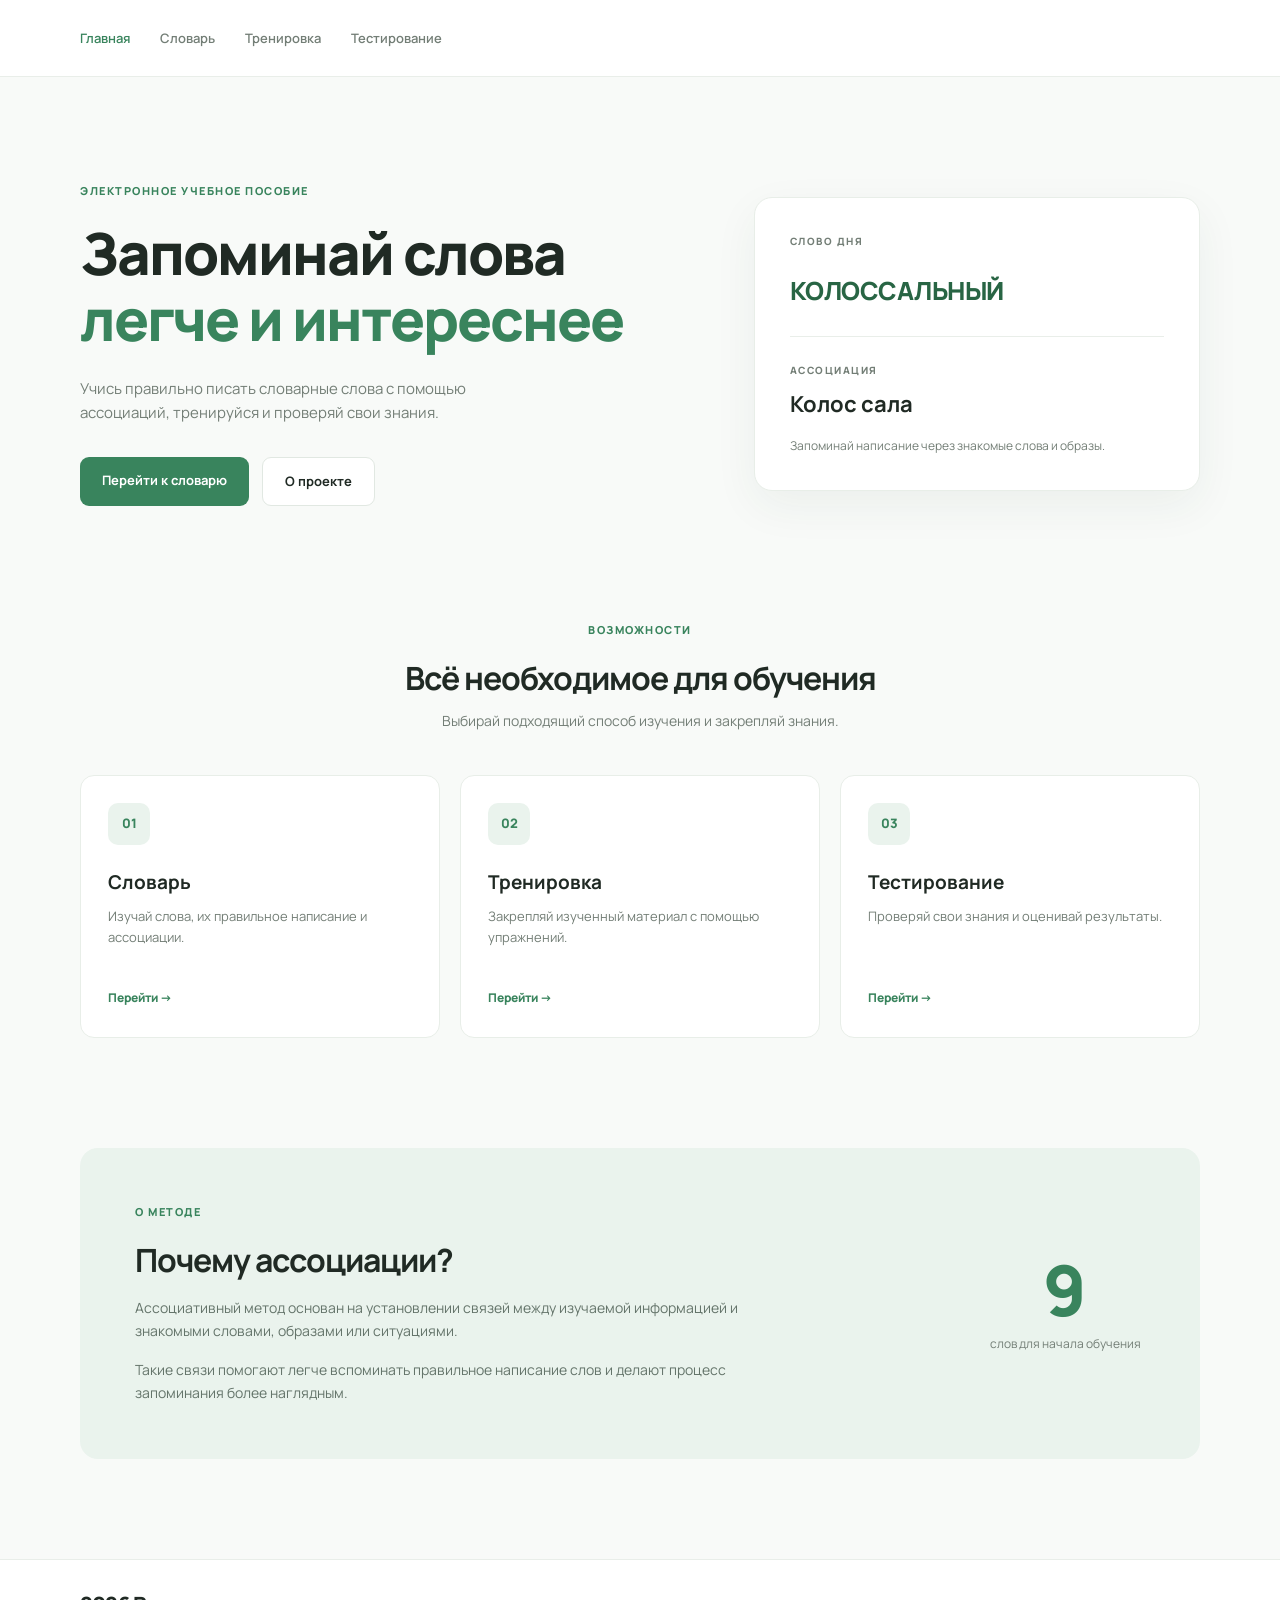
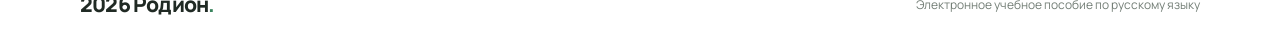
<file: index.html>
<!DOCTYPE html>
<html lang="ru">
<head>
    <meta charset="UTF-8">
    <meta name="viewport" content="width=device-width, initial-scale=1.0">
    <!--<title>Слово за слово — учебное пособие</title>-->
    <link rel="stylesheet" href="style.css">
</head>
<body>

    <header class="header">
        <div class="container header-content">
            <!--<a href="#" class="logo">Слово за слово<span>.</span></a>-->

            <nav class="navigation">
                <a href="#home" class="active">Главная</a>
                <a href="pages/Dictionary/dictionary.html">Словарь</a>
                <a href="#training">Тренировка</a>
                <a href="#test">Тестирование</a>
            </nav>
        </div>
    </header>

    <main>
        <section class="hero container" id="home">
            <div class="hero-content">
                <div class="tag">ЭЛЕКТРОННОЕ УЧЕБНОЕ ПОСОБИЕ</div>

                <h1>Запоминай слова<br> <span>легче и интереснее</span></h1>

                <p class="hero-description">
                    Учись правильно писать словарные слова с помощью
                    ассоциаций, тренируйся и проверяй свои знания.
                </p>

                <div class="hero-buttons">
                    <a href="pages/Dictionary/dictionary.html" class="button button-primary">
                        Перейти к словарю
                    </a>
                    <a href="#about" class="button button-secondary">
                        О проекте
                    </a>
                </div>
            </div>

            <div class="hero-card">
                <div class="card-label">СЛОВО ДНЯ</div>
                <div class="word">КОЛОССАЛЬНЫЙ</div>
                <div class="card-divider"></div>
                <div class="association-label">АСCОЦИАЦИЯ</div>
                <div class="association">Колос сала</div>
                <p class="card-note">
                    Запоминай написание через знакомые слова и образы.
                </p>
            </div>
        </section>

        <section class="features container">
            <div class="section-heading">
                <div class="tag">ВОЗМОЖНОСТИ</div>
                <h2>Всё необходимое для обучения</h2>
                <p>Выбирай подходящий способ изучения и закрепляй знания.</p>
            </div>

            <div class="features-grid">
                <a href="pages/Dictionary/dictionary.html" class="feature-card">
                    <div class="feature-icon">01</div>
                    <h3>Словарь</h3>
                    <p>Изучай слова, их правильное написание и ассоциации.</p>
                    <span class="feature-link">Перейти →</span>
                </a>

                <a href="#training" class="feature-card">
                    <div class="feature-icon">02</div>
                    <h3>Тренировка</h3>
                    <p>Закрепляй изученный материал с помощью упражнений.</p>
                    <span class="feature-link">Перейти →</span>
                </a>

                <a href="#test" class="feature-card">
                    <div class="feature-icon">03</div>
                    <h3>Тестирование</h3>
                    <p>Проверяй свои знания и оценивай результаты.</p>
                    <span class="feature-link">Перейти →</span>
                </a>
            </div>
        </section>

        <section class="about container" id="about">
            <div class="about-content">
                <div class="tag">О МЕТОДЕ</div>
                <h2>Почему ассоциации?</h2>
                <p>
                    Ассоциативный метод основан на установлении связей
                    между изучаемой информацией и знакомыми словами,
                    образами или ситуациями.
                </p>
                <p>
                    Такие связи помогают легче вспоминать правильное
                    написание слов и делают процесс запоминания
                    более наглядным.
                </p>
            </div>
            <div class="about-number">
                <span>9</span>
                <p>слов для начала обучения</p>
            </div>
        </section>
    </main>

    <footer class="footer">
        <div class="container footer-content">
            <a href="#" class="logo">2026 Родион<span>.</span></a>
            <p>Электронное учебное пособие по русскому языку</p>
        </div>
    </footer>

    <script src="script.js"></script>
</body>
</html>
</file>
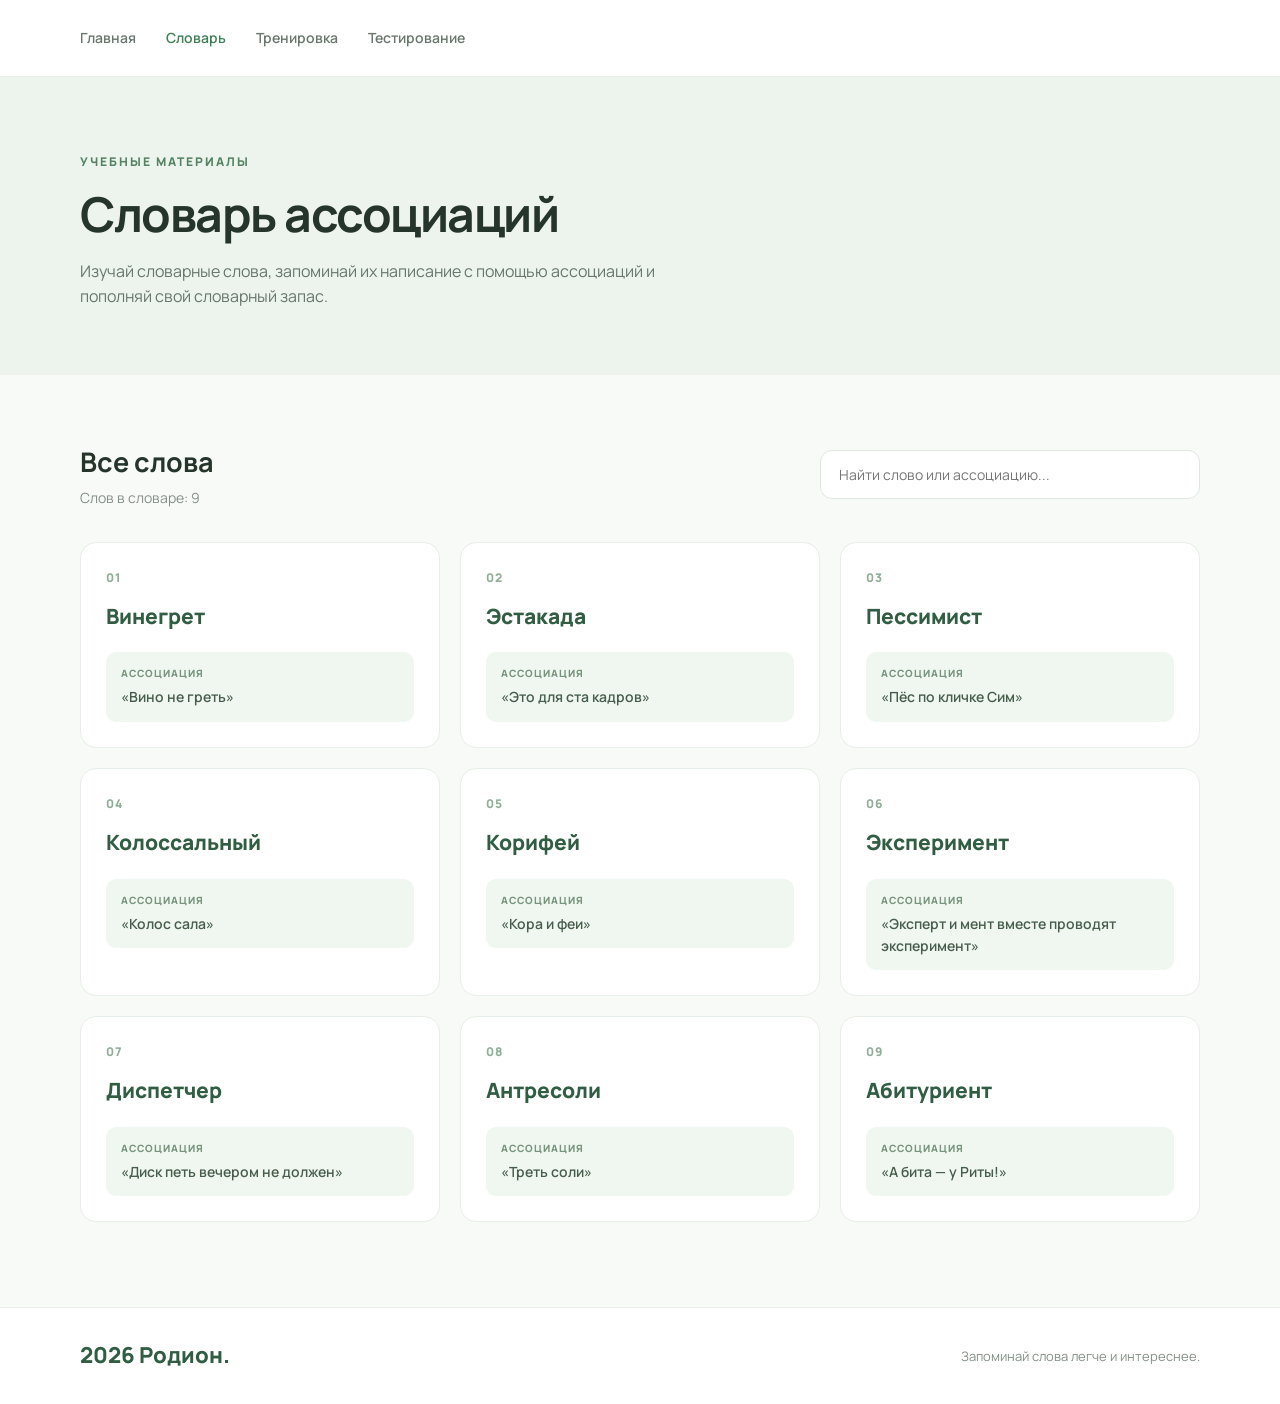
<file: pages/Dictionary/dictionary.html>
<!DOCTYPE html>
<html lang="ru">
<head>
    <meta charset="UTF-8">
    <meta name="viewport" content="width=device-width, initial-scale=1.0">
    <title>Словарь — Слово за слово</title>
    <link rel="stylesheet" href="dictionary.css">
    <script src="dictionary.js" defer></script>
</head>
<body>

    <header class="header">
        <div class="container header-content">
            <!--<a href="../../index.html" class="logo">Слово за слово.</a>-->

            <nav class="navigation">
                <a href="../../index.html">Главная</a>
                <a href="dictionary.html" class="active">Словарь</a>
                <a href="../training/training.html">Тренировка</a>
                <a href="../testing/testing.html">Тестирование</a>
            </nav>
        </div>
    </header>

    <main>
        <section class="dictionary-intro">
            <div class="container">
                <p class="eyebrow">УЧЕБНЫЕ МАТЕРИАЛЫ</p>
                <h1>Словарь ассоциаций</h1>
                <p class="intro-text">
                    Изучай словарные слова, запоминай их написание
                    с помощью ассоциаций и пополняй свой словарный запас.
                </p>
            </div>
        </section>

        <section class="dictionary-section">
            <div class="container">

                <div class="dictionary-top">
                    <div>
                        <h2>Все слова</h2>
                        <p class="words-count">Слов в словаре: <span id="wordsCount">9</span></p>
                    </div>

                    <div class="search-wrapper">
                        <input
                            type="text"
                            id="searchInput"
                            placeholder="Найти слово или ассоциацию..."
                        >
                    </div>
                </div>

                <div class="words-grid" id="wordsGrid">

                    <article class="word-card">
                        <span class="word-number">01</span>
                        <h3>Винегрет</h3>
                        <div class="association">
                            <span>АСCОЦИАЦИЯ</span>
                            <p>«Вино не греть»</p>
                        </div>
                    </article>

                    <article class="word-card">
                        <span class="word-number">02</span>
                        <h3>Эстакада</h3>
                        <div class="association">
                            <span>АСCОЦИАЦИЯ</span>
                            <p>«Это для ста кадров»</p>
                        </div>
                    </article>

                    <article class="word-card">
                        <span class="word-number">03</span>
                        <h3>Пессимист</h3>
                        <div class="association">
                            <span>АСCОЦИАЦИЯ</span>
                            <p>«Пёс по кличке Сим»</p>
                        </div>
                    </article>

                    <article class="word-card">
                        <span class="word-number">04</span>
                        <h3>Колоссальный</h3>
                        <div class="association">
                            <span>АСCОЦИАЦИЯ</span>
                            <p>«Колос сала»</p>
                        </div>
                    </article>

                    <article class="word-card">
                        <span class="word-number">05</span>
                        <h3>Корифей</h3>
                        <div class="association">
                            <span>АСCОЦИАЦИЯ</span>
                            <p>«Кора и феи»</p>
                        </div>
                    </article>

                    <article class="word-card">
                        <span class="word-number">06</span>
                        <h3>Эксперимент</h3>
                        <div class="association">
                            <span>АСCОЦИАЦИЯ</span>
                            <p>«Эксперт и мент вместе проводят эксперимент»</p>
                        </div>
                    </article>

                    <article class="word-card">
                        <span class="word-number">07</span>
                        <h3>Диспетчер</h3>
                        <div class="association">
                            <span>АСCОЦИАЦИЯ</span>
                            <p>«Диск петь вечером не должен»</p>
                        </div>
                    </article>

                    <article class="word-card">
                        <span class="word-number">08</span>
                        <h3>Антресоли</h3>
                        <div class="association">
                            <span>АСCОЦИАЦИЯ</span>
                            <p>«Треть соли»</p>
                        </div>
                    </article>

                    <article class="word-card">
                        <span class="word-number">09</span>
                        <h3>Абитуриент</h3>
                        <div class="association">
                            <span>АСCОЦИАЦИЯ</span>
                            <p>«А бита — у Риты!»</p>
                        </div>
                    </article>

                </div>

                <p class="no-results" id="noResults" hidden>
                    По вашему запросу ничего не найдено.
                </p>

            </div>
        </section>
    </main>

    <footer class="footer">
        <div class="container footer-content">
            <a href="../../index.html" class="logo">2026 Родион.</a>
            <p>Запоминай слова легче и интереснее.</p>
        </div>
    </footer>

</body>
</html>
</file>
<file: style.css>
@import url('https://fonts.googleapis.com/css2?family=Manrope:wght@400;500;600;700;800&display=swap');

:root {
    --green: #39845d;
    --green-dark: #286544;
    --green-light: #eaf3ed;
    --background: #f8faf8;
    --text: #202a24;
    --muted: #737e76;
    --white: #ffffff;
}

* {
    margin: 0;
    padding: 0;
    box-sizing: border-box;
}

html {
    scroll-behavior: smooth;
}

body {
    font-family: 'Manrope', sans-serif;
    background: var(--background);
    color: var(--text);
    line-height: 1.6;
}

.container {
    width: min(1120px, 90%);
    margin: 0 auto;
}

/* Шапка */

.header {
    background: var(--white);
    border-bottom: 1px solid #e9eee9;
}

.header-content {
    min-height: 76px;
    display: flex;
    align-items: center;
    justify-content: space-between;
}

.logo {
    color: var(--text);
    font-size: 21px;
    font-weight: 800;
    text-decoration: none;
    letter-spacing: -0.8px;
}

.logo span {
    color: var(--green);
}

.navigation {
    display: flex;
    gap: 30px;
}

.navigation a {
    color: var(--muted);
    text-decoration: none;
    font-size: 13px;
    font-weight: 600;
    transition: color 0.2s;
}

.navigation a:hover,
.navigation a.active {
    color: var(--green);
}

/* Главный экран */

.hero {
    display: grid;
    grid-template-columns: 1.15fr 0.85fr;
    align-items: center;
    gap: 70px;
    padding-top: 105px;
    padding-bottom: 115px;
}

.tag {
    color: var(--green);
    font-size: 11px;
    font-weight: 800;
    letter-spacing: 1.5px;
    margin-bottom: 20px;
}

h1 {
    font-size: clamp(36px, 5vw, 58px);
    line-height: 1.15;
    letter-spacing: -2px;
    font-weight: 800;
}

h1 span {
    color: var(--green);
}

.hero-description {
    max-width: 470px;
    color: var(--muted);
    font-size: 15px;
    margin-top: 24px;
}

.hero-buttons {
    display: flex;
    gap: 13px;
    margin-top: 32px;
    flex-wrap: wrap;
}

.button {
    padding: 13px 22px;
    border-radius: 9px;
    text-decoration: none;
    font-size: 13px;
    font-weight: 700;
    transition: 0.2s;
}

.button-primary {
    color: var(--white);
    background: var(--green);
}

.button-primary:hover {
    background: var(--green-dark);
}

.button-secondary {
    color: var(--text);
    background: var(--white);
    border: 1px solid #e1e8e2;
}

.button-secondary:hover {
    border-color: var(--green);
    color: var(--green);
}

/* Карточка слова */

.hero-card {
    background: var(--white);
    border: 1px solid #e8eee8;
    border-radius: 18px;
    padding: 35px;
    box-shadow: 0 15px 45px rgba(30, 70, 45, 0.06);
}

.card-label,
.association-label {
    color: var(--muted);
    font-size: 10px;
    font-weight: 800;
    letter-spacing: 1.5px;
}

.word {
    color: var(--green-dark);
    font-size: 25px;
    font-weight: 800;
    margin-top: 22px;
    letter-spacing: -0.5px;
}

.card-divider {
    height: 1px;
    background: #e9eee9;
    margin: 25px 0;
}

.association {
    font-size: 22px;
    font-weight: 700;
    margin-top: 9px;
}

.card-note {
    color: var(--muted);
    font-size: 12px;
    margin-top: 14px;
}

/* Возможности */

.features {
    padding-bottom: 110px;
}

.section-heading {
    text-align: center;
    margin-bottom: 42px;
}

h2 {
    font-size: 32px;
    line-height: 1.25;
    letter-spacing: -1px;
}

.section-heading p {
    color: var(--muted);
    font-size: 14px;
    margin-top: 12px;
}

.features-grid {
    display: grid;
    grid-template-columns: repeat(3, 1fr);
    gap: 20px;
}

.feature-card {
    background: var(--white);
    border: 1px solid #e8eee8;
    border-radius: 14px;
    padding: 27px;
    text-decoration: none;
    color: var(--text);
    transition: 0.2s;
}

.feature-card:hover {
    transform: translateY(-4px);
    border-color: #b7d2c0;
    box-shadow: 0 10px 30px rgba(30, 70, 45, 0.05);
}

.feature-icon {
    width: 42px;
    height: 42px;
    border-radius: 10px;
    background: var(--green-light);
    color: var(--green);
    display: grid;
    place-items: center;
    font-size: 13px;
    font-weight: 800;
    margin-bottom: 22px;
}

.feature-card h3 {
    font-size: 19px;
    margin-bottom: 9px;
}

.feature-card p {
    color: var(--muted);
    font-size: 13px;
    min-height: 62px;
}

.feature-link {
    display: inline-block;
    color: var(--green);
    font-size: 12px;
    font-weight: 800;
    margin-top: 20px;
}

/* О методе */

.about {
    background: var(--green-light);
    border-radius: 18px;
    padding: 55px;
    margin-bottom: 100px;
    display: flex;
    justify-content: space-between;
    align-items: center;
    gap: 40px;
}

.about-content {
    max-width: 650px;
}

.about-content p {
    color: #64746a;
    font-size: 14px;
    margin-top: 17px;
}

.about-number {
    text-align: center;
    min-width: 160px;
}

.about-number span {
    color: var(--green);
    font-size: 70px;
    line-height: 1;
    font-weight: 800;
}

.about-number p {
    color: var(--muted);
    font-size: 12px;
    margin-top: 10px;
}

/* Подвал */

.footer {
    background: var(--white);
    border-top: 1px solid #e9eee9;
}

.footer-content {
    min-height: 90px;
    display: flex;
    justify-content: space-between;
    align-items: center;
    gap: 20px;
}

.footer-content p {
    color: var(--muted);
    font-size: 12px;
}

/* Адаптация для телефонов */

@media (max-width: 800px) {
    .navigation {
        gap: 13px;
    }

    .navigation a {
        font-size: 11px;
    }

    .hero {
        grid-template-columns: 1fr;
        gap: 40px;
        padding-top: 65px;
        padding-bottom: 75px;
    }

    .hero-card {
        max-width: 500px;
    }

    .features-grid {
        grid-template-columns: 1fr;
    }

    .feature-card p {
        min-height: auto;
    }

    .about {
        padding: 35px;
    }
}

@media (max-width: 550px) {
    .header-content {
        flex-direction: column;
        padding: 15px 0;
        gap: 13px;
    }

    .navigation {
        flex-wrap: wrap;
        justify-content: center;
    }

    .about {
        flex-direction: column;
        align-items: flex-start;
    }

    .about-number {
        align-self: center;
    }

    .footer-content {
        flex-direction: column;
        justify-content: center;
        padding: 20px 0;
        text-align: center;
    }
}
</file>
<file: pages/Dictionary/dictionary.css>
@import url('https://fonts.googleapis.com/css2?family=Manrope:wght@400;500;600;700;800&display=swap');

* {
    margin: 0;
    padding: 0;
    box-sizing: border-box;
}

body {
    font-family: 'Manrope', sans-serif;
    background: #f8faf7;
    color: #26352c;
    line-height: 1.6;
}

.container {
    width: min(1120px, 90%);
    margin: 0 auto;
}

/* Шапка */

.header {
    background: #ffffff;
    border-bottom: 1px solid #e8eee8;
}

.header-content {
    min-height: 76px;
    display: flex;
    align-items: center;
    justify-content: space-between;
    gap: 30px;
}

.logo {
    color: #315d43;
    font-size: 22px;
    font-weight: 800;
    text-decoration: none;
    white-space: nowrap;
}

.navigation {
    display: flex;
    align-items: center;
    gap: 30px;
}

.navigation a {
    color: #68766d;
    font-size: 14px;
    font-weight: 600;
    text-decoration: none;
    transition: color 0.2s;
}

.navigation a:hover,
.navigation a.active {
    color: #3d8055;
}

/* Вступительный блок */

.dictionary-intro {
    padding: 75px 0 65px;
    background: #edf4ed;
}

.eyebrow {
    margin-bottom: 14px;
    color: #548363;
    font-size: 12px;
    font-weight: 800;
    letter-spacing: 2px;
}

.dictionary-intro h1 {
    margin-bottom: 16px;
    font-size: clamp(32px, 5vw, 48px);
    line-height: 1.2;
    letter-spacing: -1.5px;
}

.intro-text {
    max-width: 620px;
    color: #68766d;
    font-size: 16px;
}

/* Словарь */

.dictionary-section {
    padding: 65px 0 85px;
}

.dictionary-top {
    display: flex;
    align-items: center;
    justify-content: space-between;
    gap: 25px;
    margin-bottom: 32px;
}

.dictionary-top h2 {
    margin-bottom: 4px;
    font-size: 27px;
}

.words-count {
    color: #849087;
    font-size: 14px;
}

.search-wrapper {
    width: min(380px, 100%);
}

.search-wrapper input {
    width: 100%;
    padding: 14px 18px;
    border: 1px solid #dfe8df;
    border-radius: 12px;
    outline: none;
    background: #ffffff;
    color: #26352c;
    font-family: inherit;
    font-size: 14px;
    transition: border-color 0.2s, box-shadow 0.2s;
}

.search-wrapper input:focus {
    border-color: #75a982;
    box-shadow: 0 0 0 3px #75a98220;
}

.words-grid {
    display: grid;
    grid-template-columns: repeat(3, 1fr);
    gap: 20px;
}

.word-card {
    position: relative;
    min-height: 190px;
    padding: 25px;
    border: 1px solid #e8eee8;
    border-radius: 16px;
    background: #ffffff;
    transition: transform 0.2s, box-shadow 0.2s;
}

.word-card:hover {
    transform: translateY(-4px);
    box-shadow: 0 12px 30px #26352c0c;
}

.word-number {
    display: block;
    margin-bottom: 13px;
    color: #8eae95;
    font-size: 12px;
    font-weight: 800;
    letter-spacing: 1px;
}

.word-card h3 {
    margin-bottom: 19px;
    color: #315d43;
    font-size: 21px;
    font-weight: 800;
}

.association {
    padding: 13px 15px;
    border-radius: 10px;
    background: #f0f6f0;
}

.association span {
    display: block;
    margin-bottom: 5px;
    color: #77947d;
    font-size: 10px;
    font-weight: 800;
    letter-spacing: 1px;
}

.association p {
    color: #465d4b;
    font-size: 14px;
    font-weight: 600;
}

.no-results {
    padding: 35px 0;
    color: #849087;
    text-align: center;
}

/* Подвал */

.footer {
    padding: 30px 0;
    border-top: 1px solid #e8eee8;
    background: #ffffff;
}

.footer-content {
    display: flex;
    align-items: center;
    justify-content: space-between;
    gap: 20px;
}

.footer p {
    color: #849087;
    font-size: 13px;
}

/* Адаптация под небольшие экраны */

@media (max-width: 800px) {
    .words-grid {
        grid-template-columns: repeat(2, 1fr);
    }

    .header-content {
        flex-direction: column;
        justify-content: center;
        padding: 18px 0;
    }

    .navigation {
        flex-wrap: wrap;
        justify-content: center;
        gap: 15px;
    }
}

@media (max-width: 550px) {
    .words-grid {
        grid-template-columns: 1fr;
    }

    .dictionary-top {
        align-items: stretch;
        flex-direction: column;
    }
    
    .search-wrapper {
        width: 100%;
    }

    .footer-content {
        flex-direction: column;
        text-align: center;
    }
}
</file>
